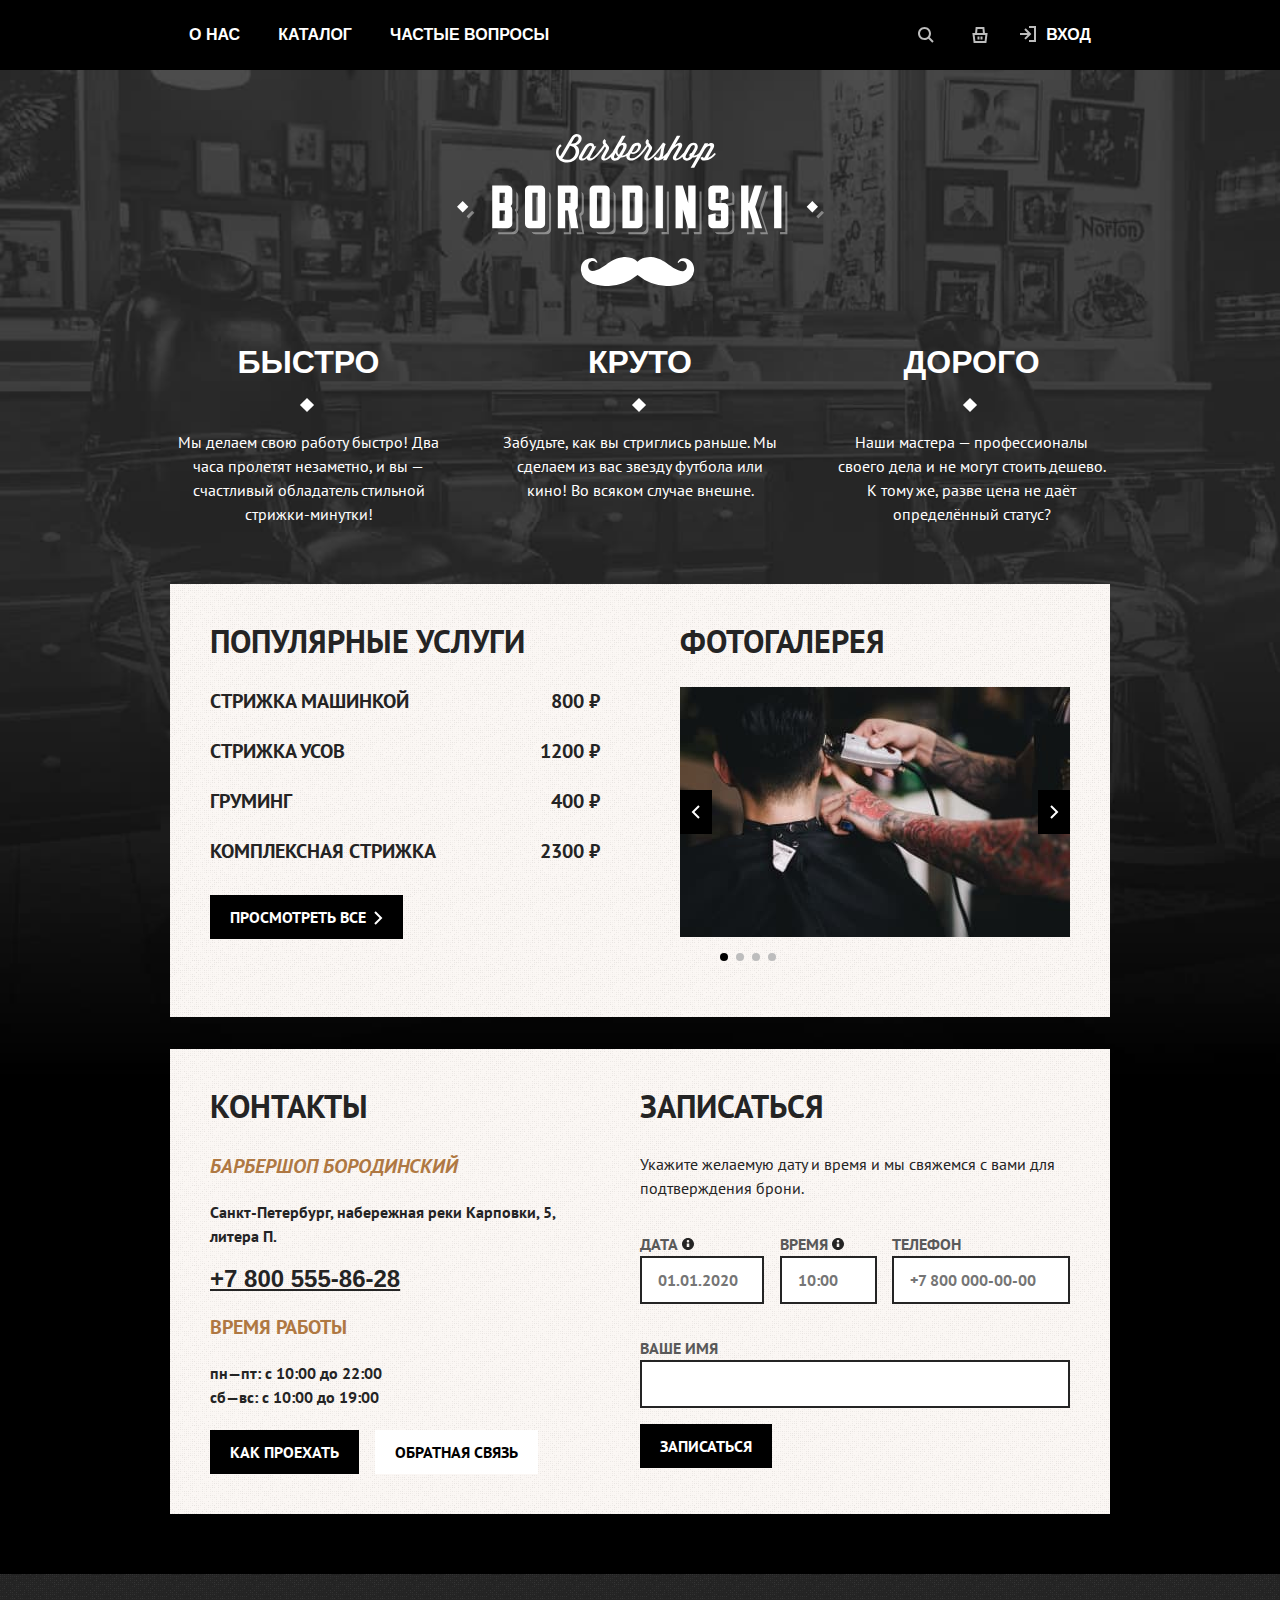
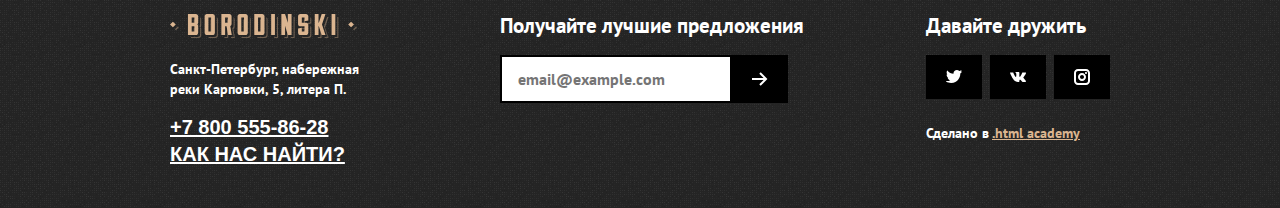
<file: bartbershop/index.html>
<!DOCTYPE html>
<html lang="en">
<head>
  <meta charset="UTF-8">
  <title>Barbershop Borodinsky</title>
  <link rel="stylesheet" href="./styles/normalize.css">
  <link rel="stylesheet" href="./styles/style.css">
</head>
<body>
  <header class="page-header">
    <nav class="navigation">
      <ul class="navigation-list">
        <li class="navigation-item"><a href="#" class="navigation-link">О нас</a></li>
        <li class="navigation-item"><a href="./catalog.html" class="navigation-link">Каталог</a></li>
        <li class="navigation-item"><a href="#" class="navigation-link">Частые вопросы</a></li>
      </ul>
      <ul class="navigation-list navigation-user">
        <li class="navigation-item">
          <a href="#" class="navigation-link search-link">
             <span class="visually-hidden">
                Поиск
              </span>
          </a>
        </li>
        <li class="navigation-item">
          <a href="#" class="navigation-link bucket-link">
             <span class="visually-hidden">
                Корзина
              </span>
          </a>
        </li>
        <li class="navigation-item">
          <a href="#" class="navigation-link enter-link">
             <span>
                Вход
              </span>
          </a>
        </li>
      </ul>
    </nav>
  </header>
  <main class="main-container main-index">
    <div class="page-container">
      <h1 class="visually-hidden">Барбершоп бородинский</h1>
      <img src="images/logo-full.svg" class="logo" alt="Логотип">
      <section class="advantages">
        <h2 class="visually-hidden">Преимущества</h2>
        <ul class="advantages-list">
          <li class="advantages-item">
            <h3 class="advantages-title">Быстро</h3>
            <p class="advantages-description">
              Мы делаем свою работу быстро! Два часа пролетят незаметно, и вы — счастливый обладатель стильной стрижки-минутки!
            </p>
          </li>
          <li class="advantages-item">
            <h3 class="advantages-title">Круто</h3>
            <p class="advantages-description">
              Забудьте, как вы стриглись раньше. Мы сделаем из вас звезду футбола или кино! Во всяком случае внешне.
            </p>
          </li>
          <li class="advantages-item">
            <h3 class="advantages-title">Дорого</h3>
            <p class="advantages-description">
              Наши мастера — профессионалы своего дела и не могут стоить дешево. К тому же, разве цена не даёт определённый статус?
            </p>
          </li>
        </ul>
      </section>
      <div class="index-columns">
        <section class="services">
          <h2 class="service-title">Популярные услуги</h2>
          <ul class="services-list">
            <li class="service-item">
              <span class="service-name">Стрижка машинкой</span>
              <b class="service-price">800  ₽</b>
            </li>
            <li class="service-item">
              <span class="service-name">Стрижка усов</span>
              <b class="service-price">1200  ₽</b>
            </li>
            <li class="service-item">
              <span class="service-name">Груминг</span>
              <b class="service-price">400  ₽</b>
            </li>
            <li class="service-item">
              <span class="service-name">Комплексная стрижка</span>
              <b class="service-price">2300  ₽</b>
            </li>
          </ul>
          <a href="#" class="button button-all">Просмотреть все</a>
        </section>
        <section class="gallery">
          <h2 class="gallery-title">Фотогалерея</h2>
          <div class="gallery-container">
            <img class="slider-image" src="pictures/main/slider-1.jpg" alt="Примеры работ">
            <button class="slider-button slider-prev" type="button">
              <span class="visually-hidden">Предыдущее фото</span>
            </button>
            <button class="slider-button slider-next" type="button">
              <span class="visually-hidden">Следующее фото</span>
            </button>
          </div>
          <ol class="slider-pagination">
            <li class="slider-pagination-item">
              <button class="slider-pagination-button slider-pagination-button-current" type="button"><span class="visually-hidden">1 фото</span></button>
            </li>
            <li class="slider-pagination-item">
              <button class="slider-pagination-button" type="button"><span class="visually-hidden">2 фото</span></button>
            </li>
            <li class="slider-pagination-item">
              <button class="slider-pagination-button" type="button"><span class="visually-hidden">3 фото</span></button>
            </li>
            <li class="slider-pagination-item">
              <button class="slider-pagination-button" type="button"><span class="visually-hidden">4 фото</span></button>
            </li>
          </ol>
        </section>
      </div>
      <div class="index-columns">
        <section class="contacts">
          <h2 class="contacts-title">Контакты</h2>
          <address class="contact-address">
            <h3 class="contacts-subtitle">Барбершоп бородинский</h3>
            <p class="contacts-address-text">Санкт-Петербург, набережная реки Карповки, 5, литера П.</p>
            <a href="tel:78005558628" class="contacts-phone">+7 800 555-86-28</a>
          </address>
          <h3 class="contacts-subtitle">Время работы</h3>
          <ul class="contacts-schedule">
            <li class="contacts-schedule-item">
              пн—пт: с 10:00 до 22:00
            </li>
            <li class="contacts-schedule-item">
              сб—вс: с 10:00 до 19:00
            </li>
          </ul>
          <div class="contacts-buttons">
            <a href="#" class="button ">Как проехать</a>
            <a href="#" class="button button-feedback">Обратная связь</a>
          </div>
        </section>
        <section class="appointment">
          <h2 class="appointment-title">
            Записаться
          </h2>
          <p class="appointment-description">
            Укажите желаемую дату и время и мы свяжемся с вами для подтверждения брони.
          </p>
          <form class="appointment-form" action="https://echo.htmlacademy.ru/" method="post">
            <div class="appointment-order">
              <p class="appointment-item appointment-form-date">
                <label class="info-label" for="appointment-date">Дата</label>
                <input type="text" class="input" name="appointment-date" id="appointment-date" placeholder="01.01.2020"  size="8">
              </p>
              <p class="appointment-item appointment-form-time">
                <label class="info-label" for="appointment-time">Время</label>
                <input type="text" class="input" name="appointment-time" id="appointment-time" placeholder="10:00" size="5">
              </p>
              <p class="appointment-item appointment-form-phone">
                <label for="appointment-phone">Телефон</label>
                <input type="tel" class="input" name="appointment-phone" id="appointment-phone" placeholder="+7 800 000-00-00" size="14">
              </p>
            </div>
            <p class="appointment-item appointment-form-name">
              <label for="appointment-name">Ваше имя</label>
              <input type="text" class="input" name="appointment-name" id="appointment-name">
            </p>
            <button class="button" type="submit">Записаться</button>
          </form>
        </section>
      </div>
    </div>
  </main>
  <footer class="page-footer">
    <div class="page-footer-container">
      <section class="footer-contacts">
        <h2 class="visually-hidden">Контакты</h2>
        <img src="images/logo-footer.svg" class="footer-contacts=logo" alt="Логотип Барбершоп Бородинский">
        <address class="footer-contacts-address">
          <p class="footer-contacts-address-text">
            Санкт-Петербург, набережная реки Карповки, 5, литера П.
          </p>
          <a href="tel:+78005558628" class="footer-contacts-address-phone">+7 800 555-86-28</a>
        </address>
        <a href="#" class="footer-contacts-map-link">Как нас найти?</a>
      </section>
      <section class="newsletter">
        <h2 class="newsletter-title">Получайте лучшие предложения</h2>
        <form action="http://localhost:8080" method="post" class="newsletter-title-form">
          <label class="visually-hidden" for="newsletter-email">Email</label>
          <input class="newsletter-email" type="email" placeholder="email@example.com" id="newsletter-email" name="newsletter-email" required>
          <button class="button button-send-email">
            <span class="visually-hidden">Отправить</span>
          </button>
        </form>
      </section>
      <section class="footer-social">
        <h2 class="footer-social-title">Давайте дружить</h2>
        <ul class="footer-social-list">
          <li class="footer-social-item social-twitter">
            <a href="#" class="social">
              <span class="visually-hidden">Твиттер</span>
            </a>
          </li>
          <li class="footer-social-item social-vk">
            <a href="#" class="social">
              <span class="visually-hidden">Вконтакте</span>
            </a>
          </li>
          <li class="footer-social-item social-instagram">
            <a href="#" class="social">
              <span class="visually-hidden">Инстаграм</span>
            </a>
          </li>
        </ul>
        <p class="htmlacademy">
          Сделано в <a href="index.html" class="htmlacademy-link">.html academy</a>
        </p>
      </section>
    </div>
  </footer>
</body>
</html>
</file>
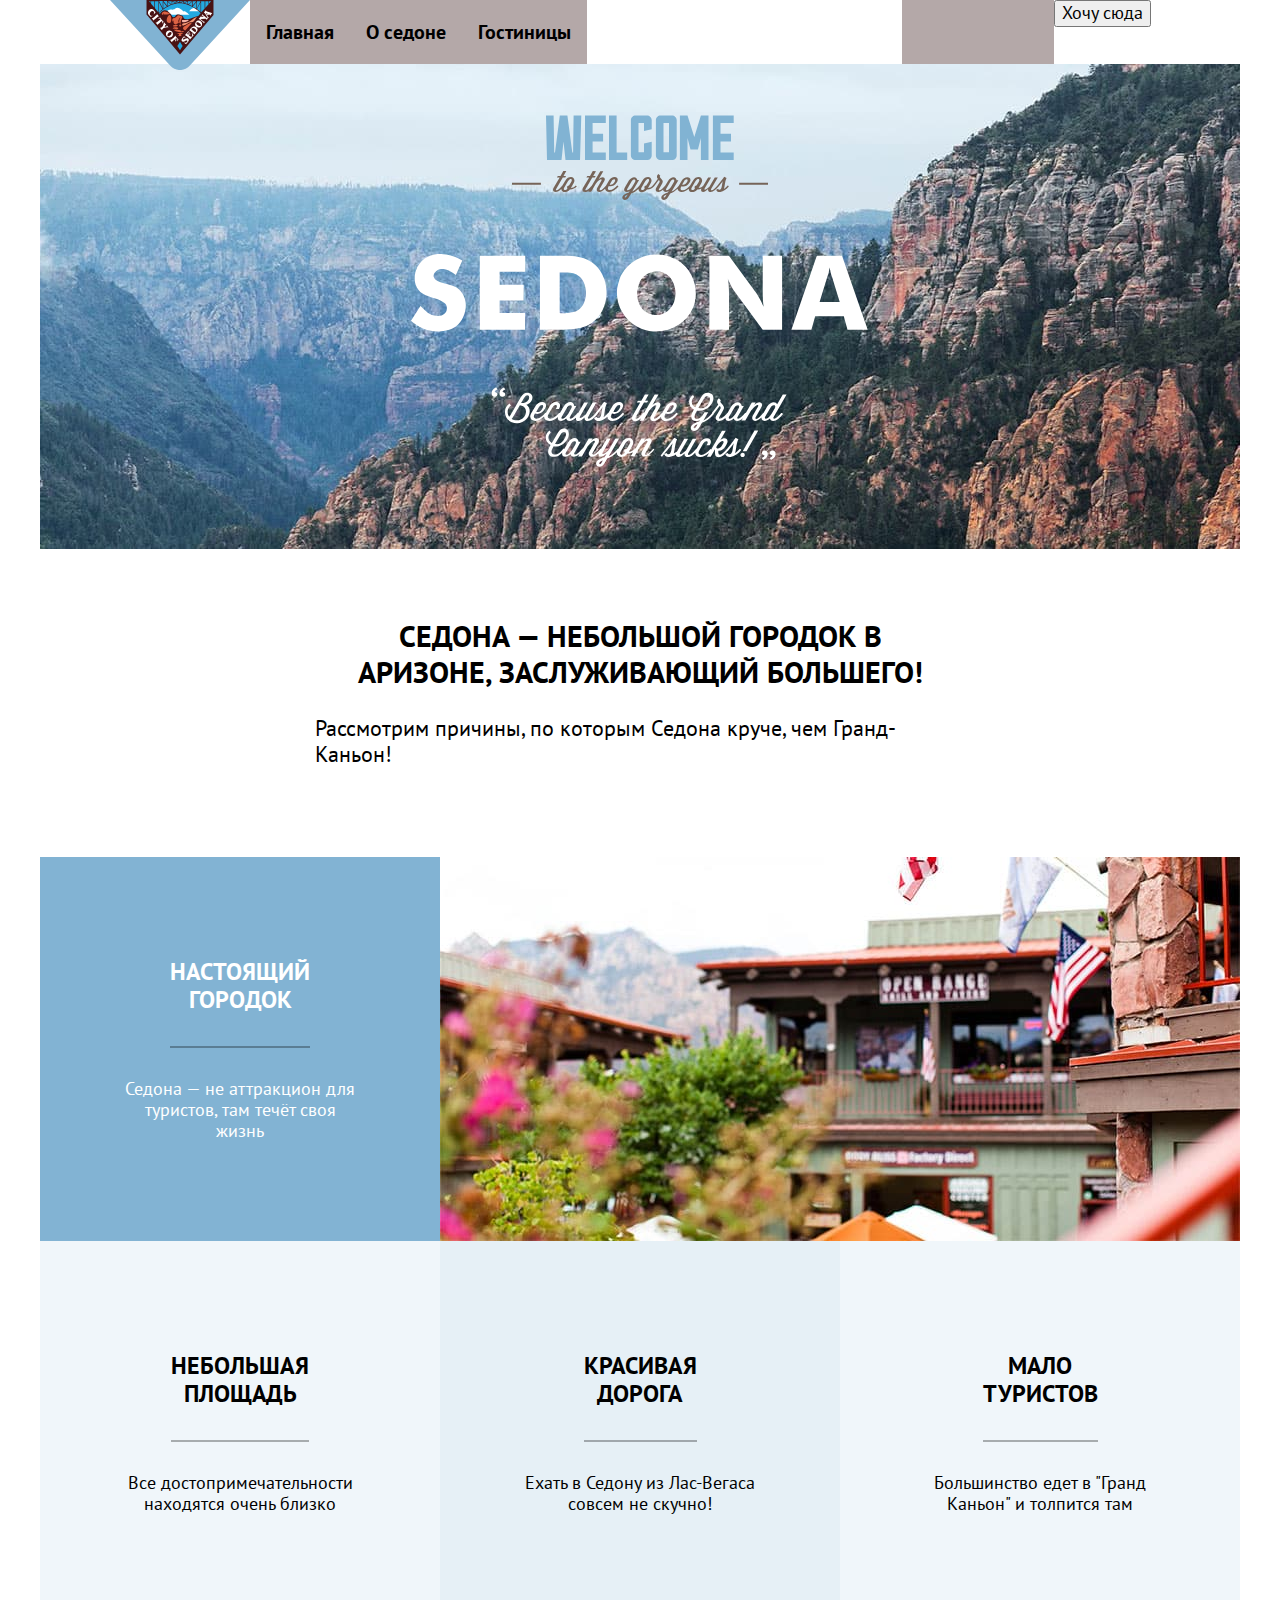
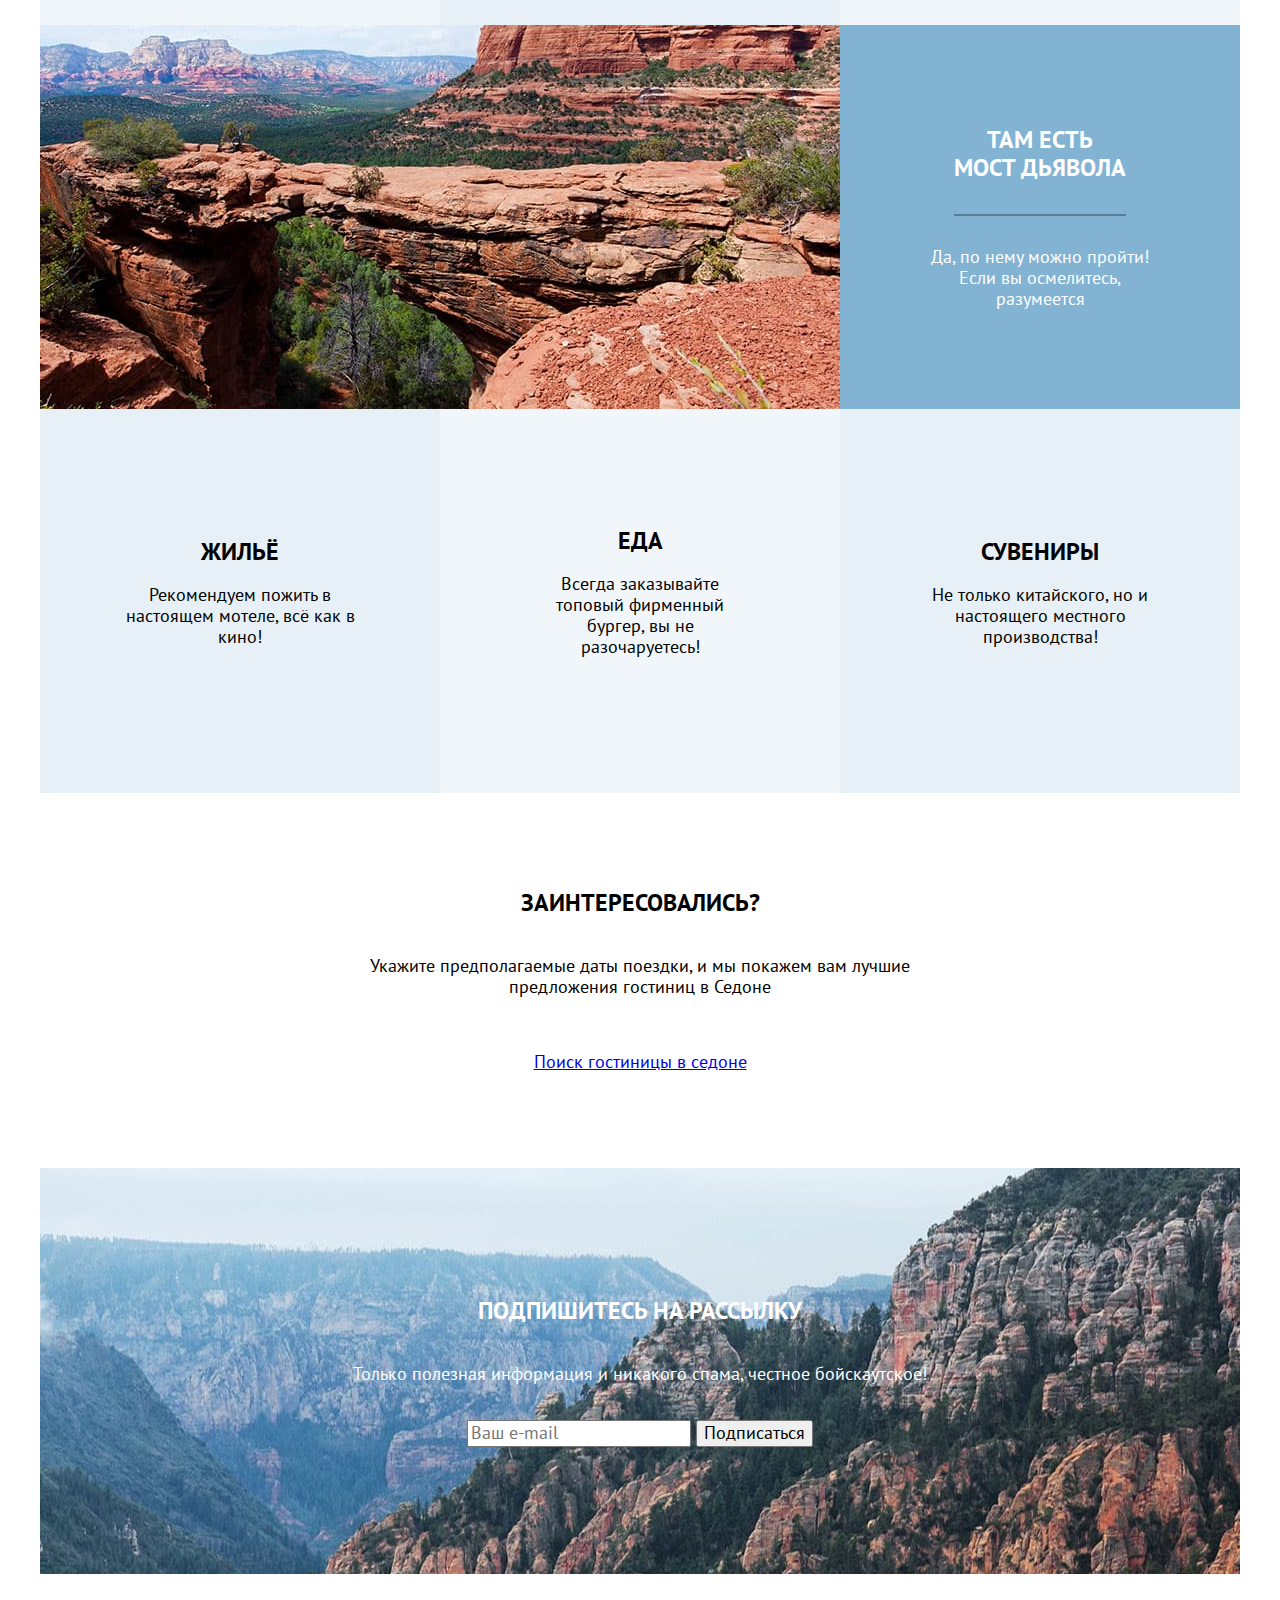
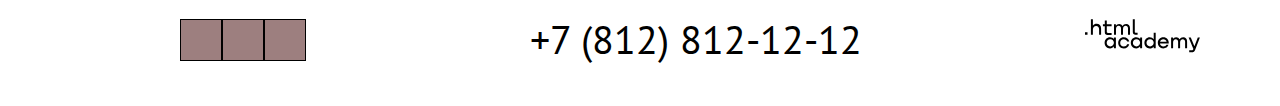
<file: sedona/index.html>
<!DOCTYPE html>
<html lang="en">
<head>
  <meta charset="UTF-8">
  <title>Sedona</title>
  <link rel="stylesheet" href="./styles/normalize.css">
  <link rel="stylesheet" href="./styles/style.css">
</head>
<body>
  <header class="page-header">
    <nav class="navigation">
      <a class="page-header-logo" href="index.html">
        <img class="page-header-logo-image" src="images/header-logo.svg" width="140" height="70" alt="Логотип Седона">
      </a>
      <ul class="navigation-list">
        <li class="navigation-item"><a href="#" class="navigation-link">Главная</a></li>
        <li class="navigation-item"><a href="#" class="navigation-link">О седоне</a></li>
        <li class="navigation-item"><a href="#" class="navigation-link">Гостиницы</a></li>
      </ul>
      <ul class="navigation-list navigation-user">
        <li class="navigation-item">
          <a href="#" class="navigation-link">
           <span class="visually-hidden">
              Поиск
            </span>
          </a>
        </li>
        <li class="navigation-item">
          <a href="#" class="navigation-link">
           <span class="visually-hidden">
              Избранное
            </span>
          </a>
        </li>
        <li class="navigation-item">
          <button class="button button-enter">
            Хочу сюда
          </button>
        </li>
      </ul>
    </nav>
  </header>
  <main class="main-index main-container">
    <div class="page-container">
      <h1 class="visually-hidden" hidden>Седона</h1>
      <section class="hero">
        <h2 class="visually-hidden">Рекламное описание</h2>
        <img src="images/main/welcome-block.svg" class="logo" alt="Логотип">
      </section>
      <section class="preview">
        <p class="preview-title">
          Седона — небольшой городок в Аризоне, заслуживающий большего!
        </p>
        <p class="preview-description">
          Рассмотрим причины, по которым Седона круче, чем Гранд-Каньон!
        </p>
      </section>
      <section class="advantages">
        <h2 class="visually-hidden">Преимущества</h2>
        <ul class="advantages-list">
          <li class="advantages-item bg-main">
            <span class="advantages-title">Настоящий <br> городок</span>
            <p class="advantages-description">Седона — не аттракцион для туристов, там течёт своя жизнь</p>
          </li>
          <li class="advantages-item advantages-image-item">
            <img class="advantages-image" src="pictures/main/advantages/advantage-city-description.jpg" width="800" height="384" alt="Описание города">
          </li>
          <li class="advantages-item bg-second">
            <span class="advantages-title">Небольшая <br> площадь</span>
            <p class="advantages-description">Все достопримечательности находятся очень близко</p>
          <li class="advantages-item bg-second-dark">
            <span class="advantages-title">Красивая <br> дорога</span>
            <p class="advantages-description">Ехать в Седону из Лас-Вегаса совсем не скучно!</p>
          </li>
          <li class="advantages-item bg-second">
            <span class="advantages-title">Мало <br> туристов</span>
            <p class="advantages-description">Большинство едет в "Гранд Каньон" и толпится там</p>
          </li>
          <li class="advantages-item advantages-image-item">
            <img src="pictures/main/advantages/advantage-evil-bridge.jpg" width="800" height="384" alt="Описание моста дьявола">
          </li>
          <li class="advantages-item bg-main">
            <span class="advantages-title">Там есть <br> мост дьявола</span>
            <p class="advantages-description">Да, по нему можно пройти! Если вы осмелитесь, разумеется</p>
          </li>
        </ul>
      </section>
      <section class="catalog">
        <h2 class="visually-hidden">Советы для туристов</h2>
        <ul class="catalog-list">
          <li class="catalog-item bg-second-dark">
            <span class="catalog-title">Жильё</span>
            <p class="catalog-content">
              Рекомендуем пожить в настоящем мотеле, всё как в кино!
            </p>
          </li>
          <li class="catalog-item bg-second">
            <span class="catalog-title">Еда</span>
            <p class="catalog-content">
              Всегда заказывайте топовый фирменный бургер, вы не разочаруетесь!
            </p>
          </li>
          <li class="catalog-item bg-second-dark">
            <span class="catalog-title">Сувениры</span>
            <p class="catalog-content">
              Не только китайского, но и настоящего местного производства!
            </p>
          </li>
        </ul>
      </section>
      <section class="search">
        <h2 class="visually-hidden">Поиск гостиницы в Седоне</h2>
        <span class="search-title">Заинтересовались?</span>
        <p class="search-content">
          Укажите предполагаемые даты поездки, и мы покажем вам лучшие предложения гостиниц в Седоне
        </p>
        <a href="#" class="button button-search">Поиск гостиницы в седоне</a>
      </section>
      <section class="subscribe">
        <h2 class="subscribe-title">Подпишитесь на рассылку</h2>
        <p class="subscribe-content">
          Только полезная информация и никакого спама, честное бойскаутское!
        </p>
        <form class="subscribe-form" action="https://localhost:3000" method="post">
          <p class="subscribe-form-email">
            <input type="email" placeholder="Ваш e-mail" id="subscribe-form-email" name="subscribe-form-email">
            <label for="subscribe-form-email"><button type="submit" class="button">Подписаться</button></label>
          </p>

        </form>
      </section>
    </div>
  </main>
  <footer class="page-footer">
    <div class="page-footer-container">
      <section class="footer-socials">
        <h2 class="visually-hidden">Наши соцсети</h2>
        <ul class="footer-socials-list">
          <li class="footer-socials-item">
            <a href="#" class="button">
              <span class="visually-hidden">Вконтакте</span>
            </a>
          </li>
          <li class="footer-socials-item">
            <a href="#" class="button">
              <span class="visually-hidden">Твиттер</span>
            </a>
          </li>
          <li class="footer-socials-item">
            <a href="#" class="button">
              <span class="visually-hidden">Ютуб</span>
            </a>
          </li>
        </ul>
      </section>
      <section class="footer-phone">
        <h2 class="visually-hidden">Наш телефон</h2>
        <a href="tel:+78128121212" class="footer-phone-link">+7 (812) 812-12-12</a>
      </section>
      <section class="footer-logo">
        <h2 class="visually-hidden">Лого</h2>
        <img src="images/footer-logo.svg" width="115" height="34" alt="Логотип сайта Седона">
      </section>
    </div>
  </footer>
</body>
</html>
</file>
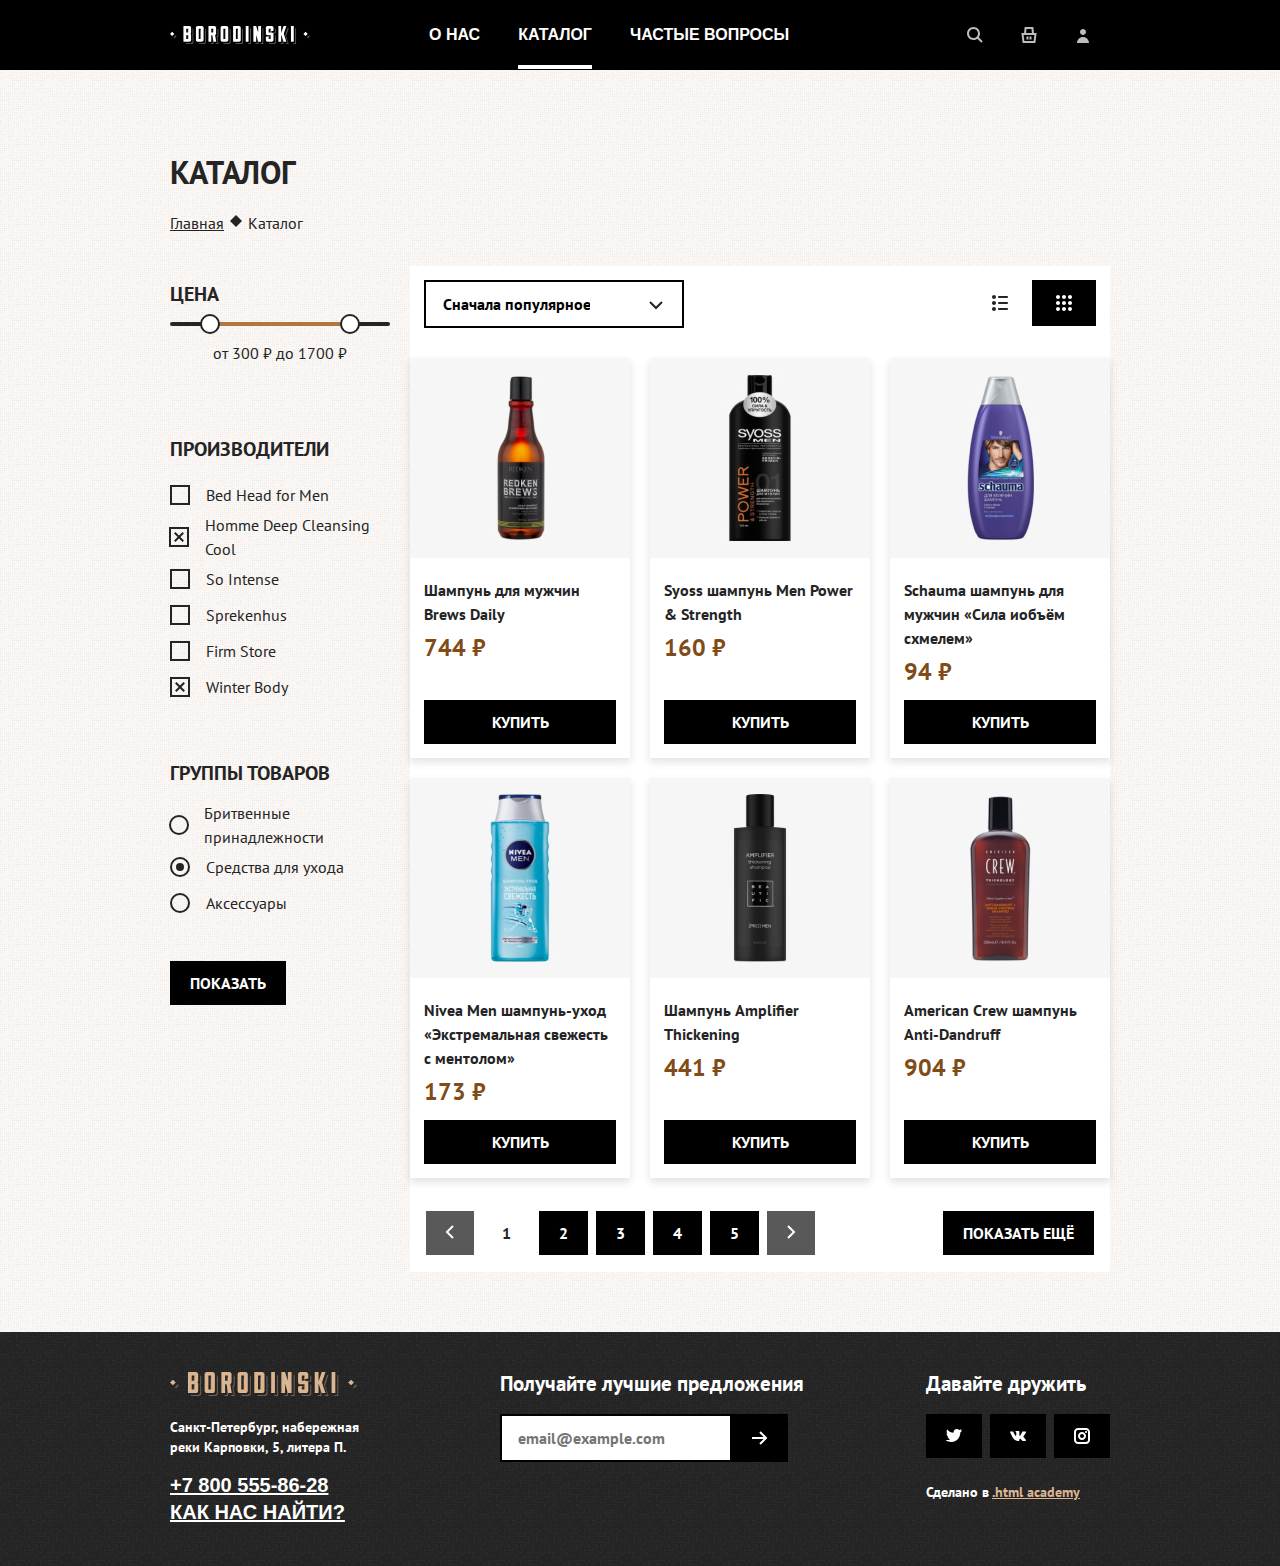
<file: bartbershop/catalog.html>
<!DOCTYPE html>
<html lang="en">
<head>
  <meta charset="UTF-8">
  <title>Catalog</title>
  <link rel="stylesheet" href="./styles/normalize.css">
  <link rel="stylesheet" href="./styles/style.css">
  <link rel="stylesheet" href="./styles/style-catalog.css">
</head>
<body>
  <header class="page-header">
    <nav class="navigation">
      <a class="navigation-logo" href="index.html">
        <img class="page-header-logo" src="images/logo-header.svg" alt="Логотип Барбершоп Бородинский">
      </a>
      <ul class="navigation-list">
        <li class="navigation-item"><a href="#" class="navigation-link"><span class="">О нас</span></a></li>
        <li class="navigation-item"><a class="navigation-link"><span class="navigation-link-current">Каталог</span></a></li>
        <li class="navigation-item"><a href="#" class="navigation-link"><span class="">Частые вопросы</span></a></li>
      </ul>
      <ul class="navigation-list navigation-user">
        <li class="navigation-item">
          <a href="#" class="navigation-link search-link">
             <span class="visually-hidden">
                Поиск
              </span>
          </a>
        </li>
        <li class="navigation-item">
          <a href="#" class="navigation-link bucket-link">
             <span class="visually-hidden">
                Корзина
              </span>
          </a>
        </li>
        <li class="navigation-item">
          <a href="#" class="navigation-link account-link">
              <span class="visually-hidden">
                Вход
              </span>
          </a>
        </li>
      </ul>
    </nav>
  </header>
  <main class="main-inner main-container">
    <div class="page-container">
      <header class="inner-header">
        <h1 class="inner-header-title">Каталог</h1>
        <ul class="breadcrumbs">
          <li class="breadcrumbs-item">
            <a href="index.html" class="breadcrumbs-link">Главная</a>
          </li>
          <li class="breadcrumbs-item">
            <a class="breadcrumbs-link">Каталог</a>
          </li>
        </ul>
      </header>
      <section class="catalog-products">
        <h2 class="visually-hidden" hidden>Список товаров с фильтрами</h2>
        <form class="catalog-filter" action="http://localhost:8080" method="get">
          <fieldset class="catalog-filter-group">
            <legend class="catalog-filter-title">Цена</legend>
            <div class="range">
              <div class="range-slider">
                <span class="range-selected"></span>
              </div>
              <div class="range-input">
                <input type="range" class="min" min="0" max="2000" value="300" step="10">
                <input type="range" class="max" min="0" max="2000" value="1700" step="10">
              </div>
              <div class="range-price">
                <p>от <span id="range-price-min">300</span> ₽</p>
                <p>до <span id="range-price-max">1700</span> ₽</p>
              </div>
            </div>
          </fieldset>
          <fieldset class="catalog-filter-group">
            <legend class="catalog-filter-title">Производители</legend>
            <ul class="catalog-filter-list">
              <li class="catalog-filter-item">
                <input type="checkbox" id="bedHead" class="control-input" name="Bed Head for Men">
                <label class="control"  for="bedHead">Bed Head for Men</label>
              </li>
              <li class="catalog-filter-item">
                <input type="checkbox" class="control-input" id="homme" checked name="Homme Deep Cleansing Cool">
                <label class="control" for="homme">Homme Deep Cleansing Cool</label>
              </li>
              <li class="catalog-filter-item">
                <input type="checkbox" class="control-input" id="intense" name="So Intense">
                <label class="control" for="intense">So Intense</label>
              </li>
              <li class="catalog-filter-item">
                <input type="checkbox" id="sprekenhus" class="control-input" name="Sprekenhus">
                <label class="control" for="sprekenhus">Sprekenhus</label>
              </li>
              <li class="catalog-filter-item">
                <input type="checkbox" id="firmStorе" class="control-input" name="Firm Storе">
                <label class="control" for="firmStorе">Firm Storе</label>
              </li>
              <li class="catalog-filter-item">
                <input type="checkbox" id="winterBody" class="control-input" checked name="Winter Body">
                <label class="control" for="winterBody">Winter Body</label>
              </li>
            </ul>
          </fieldset>
          <fieldset class="catalog-filter-group">
            <legend class="catalog-filter-title">Группы товаров</legend>
            <ul class="catalog-filter-list">
              <li class="catalog-filter-item">
                <input type="radio" id="bladeAccess" class="control-radio" name="control-radio">
                <label class="control" for="bladeAccess">Бритвенные принадлежности</label>
              </li>
              <li class="catalog-filter-item">
                <input type="radio" id="leaveAccess" class="control-radio" name="control-radio" checked>
                <label class="control" for="leaveAccess">Средства для ухода</label>
              </li>
              <li class="catalog-filter-item">
                <input type="radio" id="access" class="control-radio" name="control-radio">
                <label class="control" for="access">Аксессуары</label>
              </li>
            </ul>
          </fieldset>
          <button class="button catalog-filter-submit" type="submit">Показать</button>
        </form>
        <div class="catalog-right-column">
          <div class="sorting-container">
            <div class="select-control-container">
              <select class="select-control" aria-label="Сортировка">
                <option value="popular">Сначала популярное</option>
                <option value="cheap">Сначала дешёвое</option>
                <option value="expensive">Сначала дорогое</option>
              </select>
            </div>
            <div class="control-button-container">
              <a href="#" class="button button-light button-control button-list">
                <span class="visually-hidden">Показать список</span>
              </a>
              <a href="#" class="button button-card button-control">
                <span class="visually-hidden">Показать карточки</span>
              </a>
            </div>
          </div>
          <ul class="product-list">
            <li class="product-card">
              <a href="#" class="product-card-link">
                <img src="pictures/catalog/cards/product-card-1.jpg" alt="Изображение товара" class="product-card-image">
              </a>
              <div class="product-card-description">
                <div>
                  <h3 class="product-card-title">Шампунь для мужчин Brews Daily</h3>
                  <b class="product-card-price">744 ₽</b>
                </div>
                <a href="#" class="product-card-button button">Купить</a>
              </div>
            </li>
            <li class="product-card">
              <a href="#" class="product-card-link">
                <img src="pictures/catalog/cards/product-card-2.jpg" alt="Изображение товара" class="product-card-image">
              </a>
              <div class="product-card-description">
                <div>
                  <h3 class="product-card-title">Syoss шампунь Men Power & Strength</h3>
                  <b class="product-card-price">160 ₽</b>
                </div>
                <a href="#" class="product-card-button button">Купить</a>
              </div>
            </li>
            <li class="product-card">
              <a href="#" class="product-card-link">
                <img src="pictures/catalog/cards/product-card-3.jpg" alt="Изображение товара" class="product-card-image">
              </a>
              <div class="product-card-description">
                <div>
                  <h3 class="product-card-title">Schauma шампунь для мужчин «Сила иобъём схмелем»</h3>
                  <b class="product-card-price">94 ₽</b>
                </div>
                <a href="#" class="product-card-button button">Купить</a>
              </div>
            </li>
            <li class="product-card">
              <a href="#" class="product-card-link">
                <img src="pictures/catalog/cards/product-card-4.jpg" alt="Изображение товара" class="product-card-image">
              </a>
              <div class="product-card-description">
                <div class="">
                  <h3 class="product-card-title">Nivea Men шампунь-уход «Экстремальная свежесть с ментолом»</h3>
                  <b class="product-card-price">173 ₽</b>
                </div>
                <a href="#" class="product-card-button button">Купить</a>
              </div>
            </li>
            <li class="product-card">
              <a href="#" class="product-card-link">
                <img src="pictures/catalog/cards/product-card-5.jpg" alt="Изображение товара" class="product-card-image">
              </a>
              <div class="product-card-description">
                <div class="">
                  <h3 class="product-card-title">Шампунь Amplifier Thickening</h3>
                  <b class="product-card-price">441 ₽</b>
                </div>
                <a href="#" class="product-card-button button">Купить</a>
              </div>
            </li>
            <li class="product-card">
              <a href="#" class="product-card-link">
                <img src="pictures/catalog/cards/product-card-6.jpg" alt="Изображение товара" class="product-card-image">
              </a>
              <div class="product-card-description">
                <div class="">
                  <h3 class="product-card-title">American Crew шампунь Anti-Dandruff</h3>
                  <b class="product-card-price">904 ₽</b>
                </div>
                <a href="#" class="product-card-button button">Купить</a>
              </div>
            </li>
          </ul>
          <ul class="pagination">
            <li class="pagination-item">
              <a class="pagination-link pagination-arrow pagination-disabled">
                <span class="visually-hidden">Предыдущая страница</span>
                <img src="images/pagination/arrow-left.svg" alt="arrow">
              </a>
            </li>
            <li class="pagination-item">
              <a class="pagination-link pagination-current">1</a>
            </li>
            <li class="pagination-item">
              <a class="pagination-link">2</a>
            </li>
            <li class="pagination-item">
              <a class="pagination-link">3</a>
            </li>
            <li class="pagination-item">
              <a class="pagination-link">4</a>
            </li>
            <li class="pagination-item">
              <a class="pagination-link">5</a>
            </li>
            <li class="pagination-item">
              <a class="pagination-link pagination-arrow pagination-disabled">
                <span class="visually-hidden">Следующая страница</span>
                <img src="images/pagination/arrow-right.svg" alt="arrow">
              </a>
            </li>
            <li class="pagination-item pagination-else">
              <a class="pagination-link" href="#">Показать ещё</a>
            </li>
          </ul>
        </div>
      </section>
    </div>
  </main>
  <footer class="page-footer">
    <div class="page-footer-container">
      <section class="footer-contacts">
        <h2 class="visually-hidden">Контакты</h2>
        <img src="images/logo-footer.svg" class="footer-contacts=logo" alt="Логотип Барбершоп Бородинский">
        <address class="footer-contacts-address">
          <p class="footer-contacts-address-text">
            Санкт-Петербург, набережная реки Карповки, 5, литера П.
          </p>
          <a href="tel:+78005558628" class="footer-contacts-address-phone">+7 800 555-86-28</a>
        </address>
        <a href="#" class="footer-contacts-map-link">Как нас найти?</a>
      </section>
      <section class="newsletter">
        <h2 class="newsletter-title">Получайте лучшие предложения</h2>
        <form action="http://localhost:8080" method="post" class="newsletter-title-form">
          <label class="visually-hidden" for="newsletter-email">Email</label>
          <input class="newsletter-email" type="email" placeholder="email@example.com" id="newsletter-email" name="newsletter-email" required>
          <button class="button button-send-email">
            <span class="visually-hidden">Отправить</span>
          </button>
        </form>
      </section>
      <section class="footer-social">
        <h2 class="footer-social-title">Давайте дружить</h2>
        <ul class="footer-social-list">
          <li class="footer-social-item social-twitter">
            <a href="#" class="social">
              <span class="visually-hidden">Твиттер</span>
            </a>
          </li>
          <li class="footer-social-item social-vk">
            <a href="#" class="social">
              <span class="visually-hidden">Вконтакте</span>
            </a>
          </li>
          <li class="footer-social-item social-instagram">
            <a href="#" class="social">
              <span class="visually-hidden">Инстаграм</span>
            </a>
          </li>
        </ul>
        <p class="htmlacademy">
          Сделано в <a href="index.html" class="htmlacademy-link">.html academy</a>
        </p>
      </section>
    </div>
  </footer>
  <script src="js/catalog.js"></script>
</body>
</html>
</file>
<file: bartbershop/styles/style.css>
@font-face {
    font-family: 'PT Sans';
    src: url('../fonts/PTSans-Regular.woff2') format('woff2'),
    url('../fonts/PTSans-Regular.woff') format('woff');
    font-weight: normal;
    font-style: normal;
    font-display: swap;
}

@font-face {
    font-family: 'PT Sans';
    src: url('../fonts/PTSans-Bold.woff2') format('woff2'),
    url('../fonts/PTSans-Bold.woff') format('woff');
    font-weight: bold;
    font-style: normal;
    font-display: swap;
}

@font-face {
    font-family: 'PT Sans';
    src: url('../fonts/PTSans-BoldItalic.woff2') format('woff2'),
    url('../fonts/PTSans-BoldItalic.woff') format('woff');
    font-weight: bold;
    font-style: italic;
    font-display: swap;
}

@font-face {
    font-family: 'PT Sans';
    src: url('../fonts/PTSans-Italic.woff2') format('woff2'),
    url('../fonts/PTSans-Italic.woff') format('woff');
    font-weight: normal;
    font-style: italic;
    font-display: swap;
}

html {
    height: 100%;
}

*:focus {
    outline: none;
}

.visually-hidden {
    position: absolute;
    width: 1px;
    height: 1px;
    margin: -1px;
    padding: 0;
    border: 0;
    clip: rect(0 0 0 0);
    overflow: hidden;
}

body {
    font: 16px/24px "PT Sans", sans-serif;
    background-color: #F3F3F3;
    color: #242424;
    display: flex;
    flex-direction: column;
    min-height: 100%;
}

.main-container {
    flex-grow: 1;
    padding-top: 64px;
    padding-bottom: 60px;
}

.page-container {
    width: 940px;
    margin: 0 auto;
}


.button {
    font-family: inherit;
    font-size: 16px;
    line-height: 16px;
    font-weight: 700;
    text-align: center;
    color: #ffffff;
    background-color: #000000;
    text-decoration: none;
    text-transform: uppercase;
    padding: 14px 20px;
    transition: all 0.1s ease-in;
    background-repeat: no-repeat;
    background-position: center;
    border: none;
}

.button:hover {
    background: #DBB590;
}

.button:focus {
    background: #DBB590;
    border-radius: 0;
    box-sizing: border-box;
    border: 3px #AF7842 solid;
}

.button-all {
    display: inline-block;
}
.button-all:after {
    padding-left: 8px;
    content: url("../images/button/button-stroke.svg");
    display: inline-block;
    position: relative;
    top: 2px;
}


/* Light */
.button-light {
    color: #242424;
    background-color: #ffffff;
}


.gallery-container {
    position: relative;
    height: 250px;
}

.slider-image {
    position: absolute;
    width: 100%;
    height: 100%;
    object-fit: cover;
}

.slider-button {
    position: absolute;
    padding: 22px 16px;
    border: none;
    border-radius: 0;
    background-color: #000000;
    background-image: url('../images/button/button-stroke.svg');
    background-repeat: no-repeat;
    background-position: center;
    cursor: pointer;
    top: 50%;
    transform: translateY(-50%);
    transition: background-color 0.1s ease-in;
}

.slider-button:hover {
    background-color: #814B18;
}

.slider-prev {
    left: 0;
    transform: translateY(-50%) rotate(180deg);
}

.slider-next {
    right: 0;
}

.page-header {
    color: #fff;
    background-color: #000;
}
.navigation {
    display: flex;
    width: 940px;
    margin: 0 auto;
}

.navigation-list {
    margin: 0;
    padding: 0;
    list-style-type: none;
    display: flex;
    flex-wrap: wrap;
}

.navigation-link {
    font-family: "PT Sans Narrow", sans-serif;
    line-height: 22px;
    color: #fff;
    font-weight: 700;
    background-color: #000000;
    text-decoration: none;
    text-transform: uppercase;
    display: block;
    padding: 24px 19px;
}
.navigation-link:hover {
    background-color: #595959;
}

.navigation-link {
    background-size: 16px 22px;
    background-repeat: no-repeat;
    background-position: center;
}

.search-link {
    background-image: url('../images/navigation/search.svg');
}

.bucket-link {
    background-image: url('../images/navigation/bucket.svg');
}

.enter-link::before {
    content: url('../images/navigation/enter.svg');
    position: relative;
    right: 6px;
    top: 2px;
}

.navigation-logo {
    width: 140px;
    margin: auto 100px auto 0;
}

.navigation-user {
    max-width: 250px;
    margin-left: auto;
}

.navigation-link-current {
    box-sizing: border-box;
    border-bottom: 4px solid #ffffff;
    padding-bottom: 22px;
}

.navigation-user .navigation-link {
    min-width: 16px;
    min-height: 22px;
}

.navigation-user {
    max-width: 250px;
    margin-left: auto;
}

.main-index {
    color: #ffffff;
    background-color: #000000;
    background-image: url('../pictures/main/main-background.jpg');
    background-size: 100% auto;
    background-repeat: no-repeat;
}

.logo {
    display: block;
    margin: 0 auto 64px;
}

.advantages {
    margin-bottom: 58px;
}


.advantages-list {
    text-align: center;
    margin: 0;
    padding: 0;
    display: flex;
    justify-content: space-between;
    list-style-type: none;
}

.advantages-item {
    width: 277px;
}

.advantages-title {
    font-family: "PT Sans Narrow", sans-serif;
    font-size: 32px;
    font-weight: 700;
    text-transform: uppercase;
    margin-top: 0;
    margin-bottom: 56px;
    position: relative;
}

.advantages-title:before {
    position: absolute;
    content: "";
    width: 10px;
    height: 10px;
    background-color: #fff;
    top: 50px;
    right: 135px;
    -webkit-transform: rotate(45deg);
    -moz-transform: rotate(45deg);
}

.advantages-description {
    margin: 0;
}

.index-columns {
    background-image: url('../images/noisy-texture-80x80.png');
    display: flex;
    justify-content: space-between;
    margin-bottom: 32px;
    padding: 40px;
    color: #242424;
    background-color: #fbf7f4;
}

.index-columns:last-child {
    margin-bottom: 0;
}

.services {
    text-transform: uppercase;
    width: 390px;
}

.gallery {
    width: 390px;
}

.contacts-schedule {
    padding: 0;
    margin: 0 0 21px;
    list-style-type: none;
}

.contacts {
    width: 352px;
}

.contacts-phone {
    font-family: "PT Sans Narrow", sans-serif;
    font-style: normal;
}

.contacts-buttons {
    display: flex;
    justify-content: flex-start;
}

.button-feedback {
    margin-left: 16px;
}

.button-feedback {
    color: #000000;
    background-color: #ffffff;
}

.contacts-address-text {
    font-family: 'PT Sans', serif;
    font-style: normal;
}

.appointment {
    width: 430px;
}

.service-title {
    margin-top: 0;
    margin-bottom: 28px;
    font-size: 32px;
    line-height: 35px;
    font-weight: 700;
}

.services-list {
    font-size: 20px;
    line-height: 28px;
    font-weight: 700;
    list-style-type: none;
    padding: 0;
    margin: 0 0 30px;
}

.service-item {
    margin-bottom: 22px;
    display: flex;
    justify-content: space-between;
    min-width: 390px;
}

.service-item:last-child {
    margin-bottom: 0;
}

.services-price {
    color: #af7842;
}

.gallery-title {
    margin-top: 0;
    margin-bottom: 28px;
    font-size: 32px;
    line-height: 35px;
    font-weight: 700;
    text-transform: uppercase;
}

.slider-pagination {
    list-style-type: none;
    display: flex;

}

.slider-pagination-item {
    margin: 0 8px 0 0;
}

.slider-pagination-item:last-child {
    margin: 0;
    padding: 0;
}

.slider-pagination-button {
    display: block;
    width: 8px;
    height: 8px;
    border-radius: 50%;
    padding: 0;
    margin: 0;
    border: none;
    background-color: #BDBDBD;
}


.slider-pagination-button-current {
    background-color: #000000;
}

.contacts {
    font-weight: 700;
}

/* Title */
.contacts-title {
    font-size: 32px;
    line-height: 35px;
    font-weight: 700;
    text-transform: uppercase;
    margin-top: 0;
    margin-bottom: 28px;
}

.contacts-address {
    font-style: normal;
}

/* Subtitle */
.contacts-subtitle {
    font-size: 20px;
    line-height: 28px;
    text-transform: uppercase;
    color: #af7842;
}

/* Phone */
.contacts-phone {
    font-size: 24px;
    line-height: 29px;
    text-decoration-line: underline;
    text-transform: uppercase;
    color: #242424;
}


/* Title */
.appointment-title {
    font-size: 32px;
    line-height: 35px;
    font-weight: 700;
    text-transform: uppercase;
    margin-top: 0;
    margin-bottom: 28px;
}

/* List */
.appointment-form {
    color: #595959;
}

.appointment-order {
    display: flex;
    justify-content: space-between;
}

.info-label {
    display: inline-block;
}

.info-label:after {
    padding-left: 2px;
    content: url("../images/navigation/info.svg");
    display: inline-block;
    position: relative;
    top: 2px;
}

.input {
    border: 2px solid #242424;
    padding: 10px 16px;
    color: #BDBDBD;
    font-style: normal;
    font-weight: 700;
    font-size: 16px;
    line-height: 150%;
}

.appointment-item {
    display: flex;
    flex-wrap: wrap;
    flex-direction: column;
}

.appointment-item label {
    line-height: 24px;
    font-weight: 700;
    text-transform: uppercase;
}

/* Label */
.form-label {
    line-height: 24px;
    font-weight: 700;
    text-transform: uppercase;
}

.page-footer-container {
    display: flex;
    max-width: 940px;
    margin: 0 auto;
    padding: 40px 0;
}

.page-footer {
    font-size: 14px;
    font-weight: 700;
    color: #ffffff;
    background-color: #242424;
    background-image: url('../images/noisy-texture-80x80.png');
    background-repeat: repeat;
}

.page-footer-title {
    margin-top: 0;
    margin-bottom: 14px;
    font-family: "PT Sans Narrow", sans-serif;
    font-size: 20px;
    line-height: 28px;
    font-weight: 700;
    color: #ffffff;
    text-transform: uppercase;
}

.page-footer a {
    color: #ffffff;
}

.page-footer .htmlacademy-link {
    font-size: 14px;
    color: #dbb590;
}

.newsletter-email {
    padding: 10px 16px;
    box-sizing: border-box;
    border: 2px solid #000000;
    font-style: normal;
    font-weight: 700;
    font-size: 16px;
    line-height: 150%;
}

.newsletter-title {
    margin-top: 0;
}

.newsletter-title-form {
    display: flex;
}

.button-send-email {
    background-image: url('../images/button/button-email-stroke.svg');
    background-repeat: no-repeat;
    background-position: center;
    cursor: pointer;
    width: 56px;
    border: none;
}

.footer-contacts {
    width: 200px;
    margin-right: 130px;
}

.footer-social {
    margin-left: auto;
    max-width: 190px;
}

.footer-social-list {
    margin: 0;
    padding: 0;
    list-style-type: none;
    display: flex;
    flex-wrap: wrap;
}

.footer-social-title {
    margin-top: 0;
}

.footer-social-item {
    width: 56px;
    height: 44px;
    margin-right: 8px;
    margin-bottom: 8px;
    background-repeat: no-repeat;
    background-position: center;
    cursor: pointer;
    background-color: #000000;
    transition: all 0.1s ease-in;
}

.social-twitter {
    background-image: url('../images/social/twitter.svg');
}
.social-twitter:hover {
    background-image: url('../images/social/twitter-hover.svg');
}
.social-vk:hover {
    background-image: url('../images/social/vk-hover.svg');
}
.social-vk {
    background-image: url('../images/social/vk.svg');
}
.social-instagram {
    background-image: url('../images/social/instagram.svg');
}
.social-instagram:hover {
    background-image: url('../images/social/instagram-hover.svg');
}

.footer-social-item:nth-child(3n) {
    margin-right: 0;
}

.footer-contacts-address {
    font-style: normal;
}

.footer-contacts-address p {
    font-size: 14px;
    line-height: 20px;
    font-weight: 700;
    color: #ffffff;
}

.footer-contacts-address-phone {
    font-family: "PT Sans Narrow", sans-serif;
    font-size: 20px;
    line-height: 28px;
    font-weight: 700;
    text-decoration: underline;
    text-transform: uppercase;
}

.footer-contacts-map-link {
    font-family: "PT Sans Narrow", sans-serif;
    font-size: 20px;
    line-height: 26px;
    font-weight: 700;
    color: #ffffff;
    text-decoration: underline;
    text-transform: uppercase;
}
</file>
<file: sedona/styles/style.css>
@font-face {
    font-family: 'PT Sans';
    src: url('../fonts/PTSans-Regular.woff2') format('woff2'),
    url('../fonts/PTSans-Regular.woff') format('woff');
    font-weight: normal;
    font-style: normal;
    font-display: swap;
}

@font-face {
    font-family: 'PT Sans';
    src: url('../fonts/PTSans-Bold.woff2') format('woff2'),
    url('../fonts/PTSans-Bold.woff') format('woff');
    font-weight: bold;
    font-style: normal;
    font-display: swap;
}

@font-face {
    font-family: 'PT Sans';
    src: url('../fonts/PTSans-BoldItalic.woff2') format('woff2'),
    url('../fonts/PTSans-BoldItalic.woff') format('woff');
    font-weight: bold;
    font-style: italic;
    font-display: swap;
}

@font-face {
    font-family: 'PT Sans';
    src: url('../fonts/PTSans-Italic.woff2') format('woff2'),
    url('../fonts/PTSans-Italic.woff') format('woff');
    font-weight: normal;
    font-style: italic;
    font-display: swap;
}

.visually-hidden {
    position: absolute;
    width: 1px;
    height: 1px;
    margin: -1px;
    padding: 0;
    border: 0;
    clip: rect(0 0 0 0);
    overflow: hidden;
}

html {
    height: 100%;
}

body {
    display: flex;
    flex-direction: column;
    min-height: 100%;
    font: 18px/21px "PT Sans", sans-serif;
    background-color: #fff;
    color: #000000;
}

.main-container {
    flex-grow: 1;
}

.page-container {
    width: 1200px;
    margin: 0 auto;
}
.page-footer-container {
    display: flex;
    justify-content: space-between;
    width: 1200px;
    margin: 0 auto;
    padding: 45px 70px;
}

.bg-main {
    background-color: #82B3D3;
    color: #ffffff;
}

.bg-second {
    background-color: rgba(131, 179, 211, 0.12);
}
.bg-second-dark {
    background-color: rgba(131, 179, 211, 0.2);
}

.navigation {
    display: flex;
    width: 1060px;
    margin: 0 auto;
}

.navigation-list {
    margin: 0;
    padding: 0;
    width: 507px;
    list-style-type: none;
    display: flex;
}

.navigation-user {
    max-width: 268px;
    margin-left: auto;
}

.navigation-link {
    display: block;
    font-size: 20px;
    line-height: 24px;
    color: #000000;
    font-weight: 700;
    text-decoration: none;
    text-align: center;
    padding: 20px 16px;
    background-color: #b4a8a8; // удалить
}

.navigation-user .navigation-link {
    min-width: 44px;
    min-height: 24px;
}

.hero {
    background-color: #000000;
    background-image: url('../pictures/main/main-background.jpg');
    background-size: 100% auto;
    background-repeat: no-repeat;
}

.logo {
    padding-top: 51px;
    padding-bottom: 82px;
    display: block;
    margin: 0 auto;
}

.page-header-logo {
    display: block;
    margin-bottom: -11px;
    z-index: 1;
}

.page-header-logo-image {
    margin: 0;
    padding: 0;
}

.preview-title {
    margin: 0;
    padding-top: 69px;
    padding-bottom: 25px;
    text-align: center;
}

.preview-description {
    margin: 0;
    padding-bottom: 90px;
}

.preview-title {
    font-size: 30px;
    line-height: 36px;
    font-weight: 700;
    max-width: 620px;
    text-transform: uppercase;
    margin: 0 auto;
    padding-bottom: 25px;
}

.preview-description {
    font-weight: 400;
    font-size: 22px;
    line-height: 26px;
    max-width: 651px;
    margin: 0 auto;
}

.advantages-list {
    text-align: center;
    display: flex;
    flex-wrap: wrap;
    margin: 0;
    padding: 0;
    list-style-type: none;
}
.advantages-item {
    height: 384px;
    margin: 0;
    padding: 0;
    width: 400px;
    display: flex;
    flex-direction: column;
    align-items: center;
    justify-content: center;
}

.advantages-image-item {
    width: 800px;
}

.advantages-title {
    font-size: 24px;
    font-weight: 700;
    line-height: 28px;
    text-transform: uppercase;
    padding-bottom: 32px;
    display: block;
    border-bottom: 2px solid rgba(0, 0, 0, 0.3);
    margin-bottom: 30px;
}
.advantages-description {
    display: block;
    max-width: 230px;
    margin: 0;
}

.catalog-list {
    text-align: center;
    display: flex;
    margin: 0;
    padding: 0;
    flex-wrap: wrap;
    list-style-type: none;
}

.catalog-item {
    height: 384px;
    width: 400px;
    margin: 0;
    padding: 0;
    display: flex;
    flex-direction: column;
    align-items: center;
    justify-content: center;
}

.catalog-title {
    font-size: 24px;
    font-weight: 700;
    line-height: 28px;
    text-transform: uppercase;
    display: block;
}

.catalog-content {
    display: block;
    max-width: 230px;
}

.search {
    display: flex;
    flex-direction: column;
    justify-content: center;
    align-items: center;
    padding: 96px 0;
}

.search-title {
    font-size: 24px;
    font-weight: 700;
    line-height: 28px;
    text-transform: uppercase;
    margin-bottom: 20px;
}

.search-content {
    margin-bottom: 54px;
    max-width: 592px;
    text-align: center;
}

.subscribe {
    text-align: center;
    background-size: cover;
    background-position: center;
    background-image: url('../pictures/main/main-background.jpg');
    min-height: 406px;
    display: flex;
    flex-direction: column;
    justify-content: center;
    align-items: center;
    color: #ffffff;

}

.subscribe-title {
    font-size: 24px;
    font-weight: 700;
    line-height: 28px;
    text-transform: uppercase;
}

.page-footer {
    color: #000000;
}

.footer-socials-list {
    margin: 0;
    list-style-type: none;
    display: flex;
}

.footer-socials {
    padding: 0;
    margin-left: 70px;
}

.footer-socials-item {
    min-height: 40px;
    width: 40px;
    background-color: #9d7f7f;
    border: 1px solid black;
}

.footer-socials-item:hover {
    background-color: #6e4747;
    cursor: pointer;
}

.footer-logo {
    margin-right: 70px;
}

.footer-phone-link {
    color: #000000;
    font-size: 40px;
    font-weight: 400;
    line-height: 40px;
    text-align: center;
    text-decoration: none;
    margin: 0;
    padding: 0;
    display: block;
}

.main-inner {
    color: #000000;
    background-color:  #ffffff;
}

.inner-header {
    background-image: url('../pictures/catalog/inner-header-background.jpg');
    background-size: 100% auto;
    background-repeat: no-repeat;
    padding: 35px 70px 70px 70px;
    color: #ffffff;
}

.inner-header-title {
    font-size: 60px;
    line-height: 78px;
    font-weight: 700;
    color: #ffffff;
    margin: 0 0 8px;
}

.breadcrumbs {
    color: #ffffff;
    font-size: 16px;
    line-height: 21px;
    display: flex;
    list-style-type: none;
    margin-bottom: 40px;
}

.breadcrumbs-link {
    color: inherit;
}

.catalog-filter-container {
    display: flex;
    justify-content: space-between;
}

.catalog-filter-group {
    margin: 0;
    padding: 0;
    border: none;
}

.catalog-filter-title {
    font-size: 20px;
    line-height: 24px;
    font-weight: 700;
    margin-bottom: 32px;
}

.control {
    font-size: 18px;
    line-height: 23px;
    font-weight: 400;
}

.select-control option {
    font-size: 18px;
    line-height: 21px;
    font-weight: 400;
    color: #333333;
}

.catalog-hotels {
    display: flex;
    flex-direction: column;
    padding: 0 70px;
}

.catalog-hotels-amount {
    color: #000000;
    font-size: 30px;
    font-weight: 700;
    line-height: 36px;
    text-transform: uppercase;
}

.sort-container {
    display: flex;
    justify-content: space-between;
}

.hotels-list {
    display: flex;
    flex-wrap: wrap;
    margin: 0;
    padding: 0;
    list-style-type: none;
    justify-content: flex-start;
}

.hotels-card {
    width: 298px;
    padding: 20px;
    margin-right: 20px;
    margin-bottom: 20px;
}

.hotels-card:nth-child(3n) {
    margin-right: 0;
}

.hotels-card {
    border: 1px solid #E6E6E6;
    border-radius: 4px;
}

.hotels-card-title {
    font-weight: 700;
    font-size: 24px;
    line-height: 28px;
    color: #000000;
}

.hotels-card-description {
    font-weight: 400;
    font-size: 18px;
    line-height: 21px;
    color: #333333;
}

.pagination {
    background-color: #ffffff;
}

.pagination-link {
    color: #ffffff;
    font-weight: 700;
    font-size: 20px;
    line-height: 36px;
    background-color: #82B3D3;
    border-radius: 4px;
}

.pagination {
    display: flex;
}

.pagination-current {
    color: #000000;
    background-color: #F2F2F2;
}

.inner-subscribe {
    background-image: none;
    color: #000000;
    background-color: #ffffff;
}

.pagination-show-more {
    color: #000000;
    background-color: #F2F2F2;
}
</file>
<file: bartbershop/styles/style-catalog.css>
body {
    background-color: #fbf7f4;
    background-image: url('../images/noisy-texture-80x80.png');
}

.inner-header {
    margin-bottom: 32px;
}

.inner-header-title {
    font-size: 32px;
    font-weight: 700;
    line-height: 35px;
    text-transform: uppercase;
}

.account-link {
    background-image: url('../images/navigation/acoount.svg');
}

.navigation {
    justify-content: space-between;
}

.breadcrumbs {
    font-style: normal;
    font-weight: 400;
    font-size: 16px;
    line-height: 140%;
    color: #242424;
    display: flex;
    list-style: none;
    margin: 0;
    padding:0;
}

.breadcrumbs-item:after {
    content: url("../images/breadcrums/bullet.svg");
    display: inline-block;
    position: relative;
    padding-right: 4px;
}
.breadcrumbs-item:last-child:after {
    display: none;
}

.breadcrumbs-link {
    color: inherit;
    text-transform:capitalize;
}

.page-header-logo {
    padding-top: 5px;
}

.catalog-filter-group {
    border: 0;
    padding: 0;
    margin: 0 0 40px;
}

.catalog-filter-title {
    text-transform: uppercase;
    font-size: 20px;
    color: #242424;
    font-weight: 700;
    font-style: normal;
    line-height: 140%;
    padding: 14px 0;
}

.catalog-products {
    display: flex;
}

.catalog-filter {
    width: 220px;
    margin-right: 20px;
}

.catalog-right-column {
    width: 700px;
    background-color: #fff;
}

.sorting-container {
    color: #000000;
    background-color: #ffffff;
    display: flex;
    justify-content: space-between;
    padding: 14px;
}

/* Item */
.product-card {
    background-color: #ffffff;
}

/* Link */
.product-card-link {
    text-decoration: none;
}

/* Title */
.product-card-title {
    font-weight: 700;
    color: #242424;
}

/* Price */
.product-card-price {
    font-size: 24px;
    line-height: 29px;
    font-weight: 700;
    color: #814b18;
    text-transform: uppercase;
}


/* Link */
.pagination {
    background-color: #ffffff;
    display: flex;
    list-style: none;
    gap: 8px;
    padding: 17px 16px;
    margin: 0;
}

.pagination-link {
    color: #ffffff;
    background-color: #000000;
    text-decoration: none;
    line-height: 16px;
    font-weight: 700;
    font-size: 16px;
    display: block;
    padding: 14px 20px;
    cursor: pointer;
    text-transform: uppercase;
}

.pagination-current {
    color: #242424;
    background-color: #ffffff;
}

.pagination-disabled {
    background-color: #595959;
    cursor: inherit;
}

.pagination-arrow {
    padding: 13px 16px;
}

.pagination-else {
    margin-left: auto;
}

.product-list {
    display: flex;
    flex-wrap: wrap;
    gap: 20px;
    padding: 0;
}

.product-card {
    list-style: none;
    width: 220px;
    height: 400px;
    display: flex;
    flex-direction: column;
    box-shadow: 0 4px 8px rgba(79, 70, 60, 0.16);
}
.product-card-link {
    width: 100%;
}

.product-card-description {
    height: 100%;
    padding: 14px;
    display: flex;
    flex-direction: column;
    align-items: stretch;
    justify-content: space-between;
}
.product-card-title {
    font-style: normal;
    font-weight: 700;
    font-size: 16px;
    line-height: 150%;
    padding: 0;
    margin: 0 0 8px;
}
.product-card-price {
    font-style: normal;
    font-weight: 700;
    font-size: 24px;
    line-height: 120%;
    color: #814B18;
}

.select-control {
    border-radius: 0;
    border: 2px solid #000000;
    font-style: normal;
    font-weight: 700;
    font-size: 16px;
    line-height: 150%;
    padding: 10px 92px 10px 16px;
    background-color: inherit;
}

.select-control-container:after {
    content: "";
    position: relative;
    background-image: url('../images/select/arrow-down.svg');
    background-repeat: no-repeat;
    background-position: center center;
    width: 16px;
    height: 16px;
    display: inline-block;
    margin: 0;
    padding: 0;
    right: 40px;
    top: 3px;
}

.select-control:focus-visible {
    outline:none;
}

.control-button-container {
    display: flex;
}

.button-control {
    height: 46px;
    width: 64px;
    display: block;
    padding: 0;
}

.button-list {
    background-image: url('../images/list-style/list.svg');
}

.button-card {
    background-image: url('../images/list-style/cards.svg');
}

.range-slider {
    height: 4px;
    position: relative;
    background-color: #242424;
    border-radius: 2px;
}
.range-selected {
    height: 100%;
    left: 20%;
    right: 20%;
    position: absolute;
    border-radius: 5px;
    background-color: #AF7842;
}

.range-input {
    position: relative;
}
.range-input input {
    position: absolute;
    width: 100%;
    height: 5px;
    top: -5px;
    background: none;
    pointer-events: none;
    -webkit-appearance: none;
    -moz-appearance: none;
}
.range-input input::-webkit-slider-thumb {
    height: 20px;
    width: 20px;
    border-radius: 50%;
    border: 2px solid #242424;
    background-color: #fff;
    pointer-events: auto;
    -webkit-appearance: none;
}
.range-input input::-moz-range-thumb {
    height: 15px;
    width: 15px;
    border-radius: 50%;
    border: 3px solid #1b53c0;
    background-color: #fff;
    pointer-events: auto;
    -moz-appearance: none;
}

.range-price {
    margin: 0;
    width: 100%;
    display: flex;
    justify-content: center;
    align-items: center;
    font-style: normal;
    font-weight: 400;
    font-size: 16px;
    line-height: 140%;
    gap: 4px;
}
.range-price input {
    width: 27px;
    border: none;
    background-color: inherit;
}

/* Chrome, Safari, Edge, Opera */
input::-webkit-outer-spin-button,
input::-webkit-inner-spin-button {
    -webkit-appearance: none;
    margin: 0;
}

/* Firefox */
input[type=number] {
    -moz-appearance: textfield;
}

.catalog-filter-list {
    list-style: none;
    padding: 0;
    margin: 0;
}

.control-input {
    font-style: normal;
    font-weight: 700;
    font-size: 16px;
    line-height: 140%;
    position: absolute;
    z-index: -1;
    opacity: 0;
}

.catalog-filter-item label {
    display: flex;
    align-items: center;
    cursor: pointer;
    justify-content: flex-start;
}

.control-input+label::before {
    position: relative;
    content: '';
    width: 20px;
    height: 20px;
    background-repeat: no-repeat;
    background-position: center center;
    background-image: url('../images/checkbox/inactive.svg');
    padding: 8px;
    right: 8px;
}

.control-input:checked+label::before {
    background-image: url('../images/checkbox/active.svg');
}

.control-radio {
    font-style: normal;
    font-weight: 700;
    font-size: 16px;
    line-height: 140%;
    position: absolute;
    z-index: -1;
    opacity: 0;
}

.control-radio+label::before {
    position: relative;
    content: '';
    width: 20px;
    height: 20px;
    background-repeat: no-repeat;
    background-position: center center;
    background-image: url('../images/radio/inactive.svg');
    padding: 8px;
    right: 8px;
}

.control-radio:checked+label::before {
    background-image: url('../images/radio/active.svg');
}

.catalog-filter-submit {
    margin-bottom: 40px;
}

select::-ms-expand {
    display: none;
}

select {
    -webkit-appearance: none;
    -moz-appearance: none;
    text-indent: 1px;
    text-overflow: '';
}
</file>
